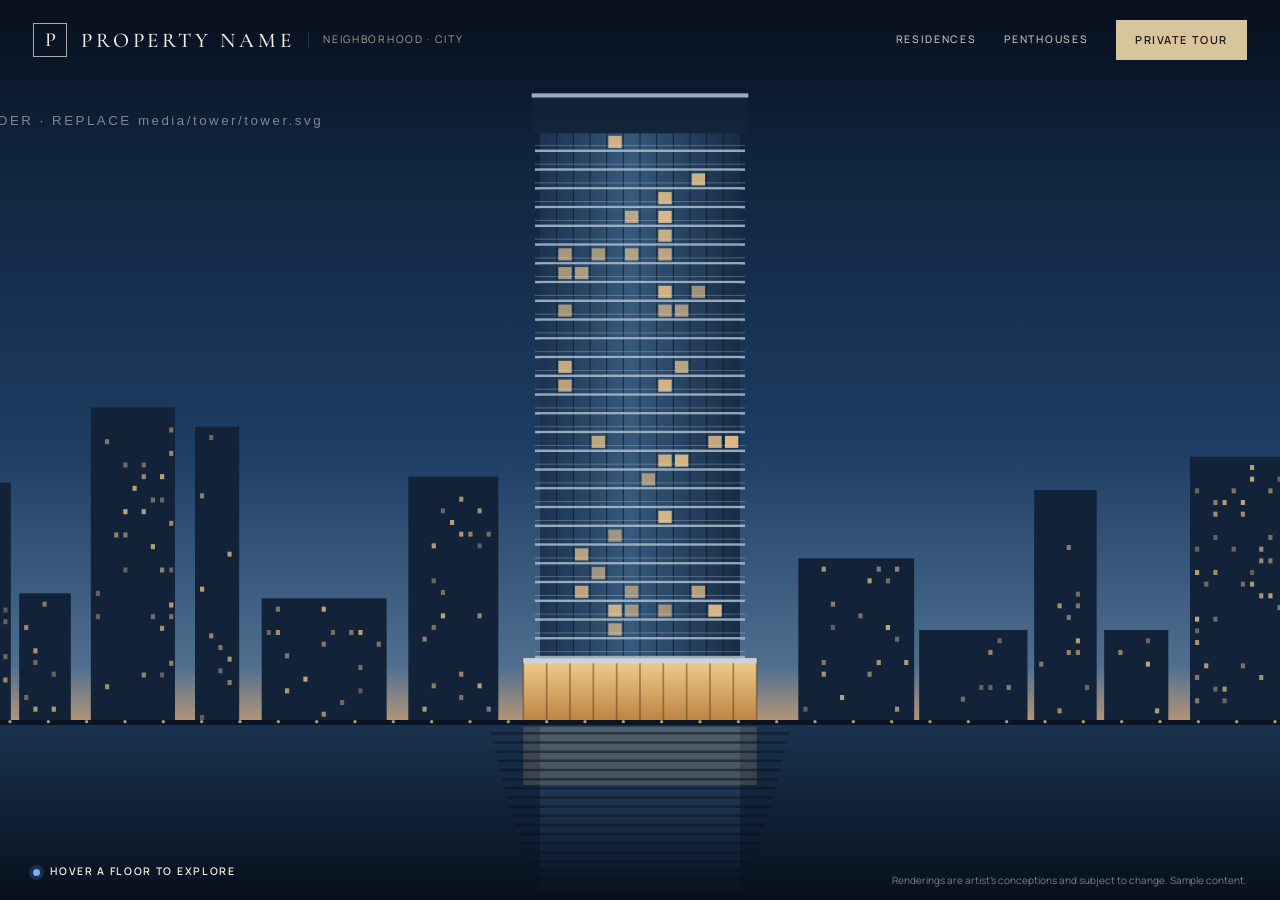
<file: index.html>
<!doctype html>
<html lang="en">
<head>
  <meta charset="utf-8">
  <meta name="viewport" content="width=device-width, initial-scale=1, viewport-fit=cover">
  <title>Residences</title>
  <meta name="description" content="Explore the residences floor by floor.">
  <meta name="theme-color" content="#0a0f1a">
  <link rel="preconnect" href="https://fonts.googleapis.com">
  <link rel="preconnect" href="https://fonts.gstatic.com" crossorigin>
  <link rel="stylesheet" href="https://fonts.googleapis.com/css2?family=Cormorant+Garamond:wght@400;500;600&family=Manrope:wght@400;500;600&display=swap">
  <link rel="stylesheet" href="css/styles.css">
</head>
<body>
  <header class="topbar">
    <a class="brand" href="#/" aria-label="Back to the tower">
      <span class="brand-mark" id="brandMark"></span>
      <span class="brand-name" id="brandName"></span>
      <span class="brand-loc" id="brandLoc"></span>
    </a>
    <nav class="nav" id="nav" aria-label="Main"></nav>
  </header>

  <main class="viewport" id="viewport" aria-live="polite"></main>

  <div class="scene-ui" id="ui"></div>

  <div class="floor-card" id="floorCard" hidden></div>

  <footer class="footline">
    <p class="hint" id="hint"><span class="hint-dot" aria-hidden="true"></span><span id="hintText"></span></p>
    <p class="legal" id="legal"></p>
  </footer>

  <div class="loading-bar" id="loadingBar" aria-hidden="true"></div>
  <div class="calib" id="calib" hidden></div>

  <dialog class="lead" id="lead" aria-labelledby="leadTitle">
    <form class="lead-form" id="leadForm">
      <button class="lead-close" type="button" id="leadClose" aria-label="Close">&times;</button>
      <p class="eyebrow" id="leadEyebrow"></p>
      <h2 class="lead-title" id="leadTitle"></h2>
      <div class="lead-fields">
        <label>Name<input name="name" autocomplete="name" required></label>
        <label>Email<input name="email" type="email" autocomplete="email" required></label>
        <label>Phone<input name="phone" type="tel" autocomplete="tel"></label>
        <label>Message<textarea name="message" rows="3"></textarea></label>
        <input type="hidden" name="interest">
      </div>
      <p class="lead-status" id="leadStatus" role="status"></p>
      <button class="btn btn-solid lead-submit" type="submit">Send request</button>
    </form>
  </dialog>

  <script src="data/property.js"></script>
  <script src="js/app.js"></script>
</body>
</html>
</file>
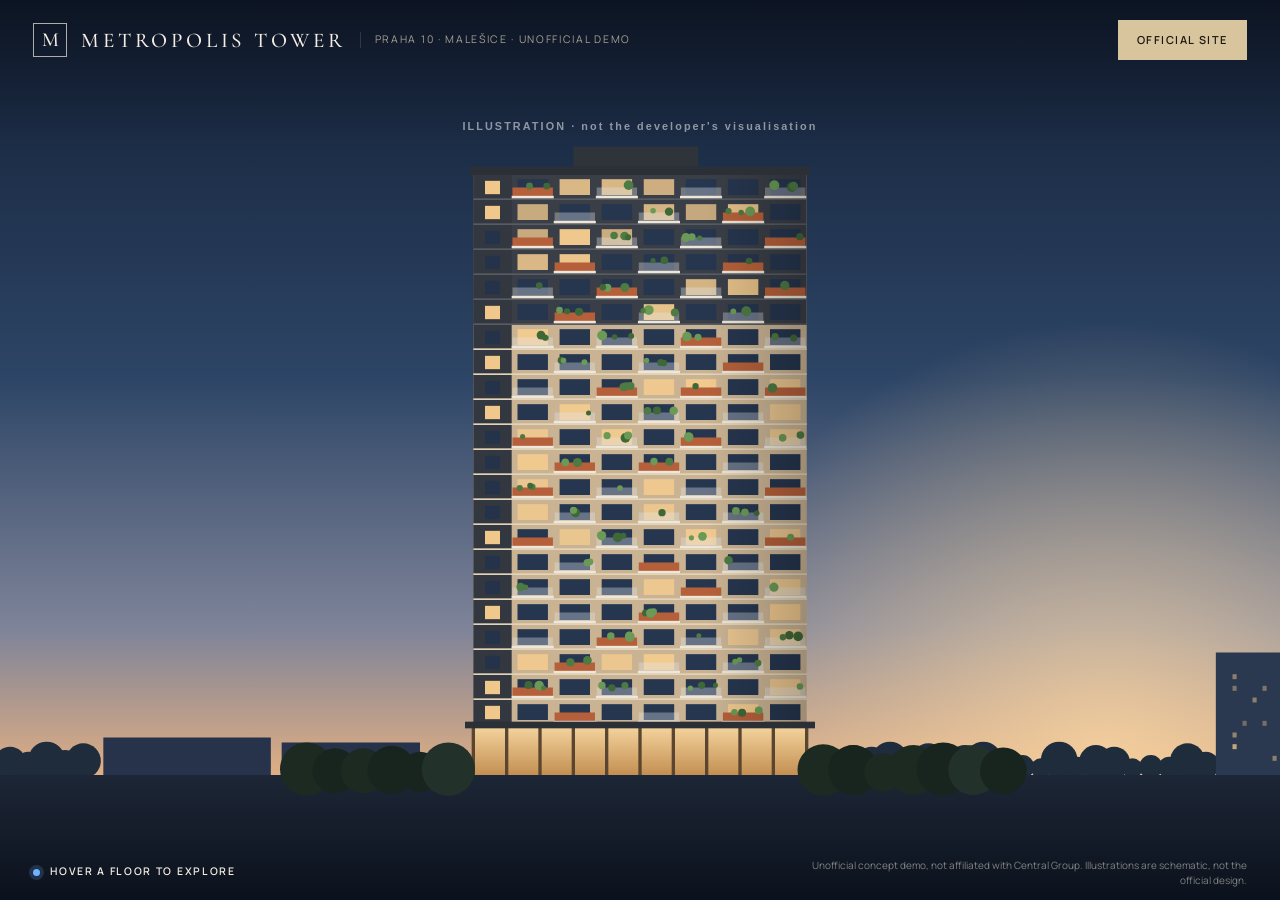
<file: metropolis/index.html>
<!doctype html>
<html lang="en">
<head>
  <meta charset="utf-8">
  <meta name="viewport" content="width=device-width, initial-scale=1, viewport-fit=cover">
  <title>Metropolis Tower (unofficial demo)</title>
  <meta name="description" content="Unofficial demo: explore Metropolis Tower floor by floor, built from the developer's public price list.">
  <meta name="robots" content="noindex">
  <meta name="theme-color" content="#0a0f1a">
  <link rel="preconnect" href="https://fonts.googleapis.com">
  <link rel="preconnect" href="https://fonts.gstatic.com" crossorigin>
  <link rel="stylesheet" href="https://fonts.googleapis.com/css2?family=Cormorant+Garamond:wght@400;500;600&family=Manrope:wght@400;500;600;700&display=swap">
  <link rel="stylesheet" href="../css/styles.css">
</head>
<body>
  <header class="topbar">
    <a class="brand" href="#/" aria-label="Back to the tower">
      <span class="brand-mark" id="brandMark"></span>
      <span class="brand-name" id="brandName"></span>
      <span class="brand-loc" id="brandLoc"></span>
    </a>
    <nav class="nav" id="nav" aria-label="Main"></nav>
  </header>

  <main class="viewport" id="viewport" aria-live="polite"></main>

  <div class="scene-ui" id="ui"></div>

  <div class="floor-card" id="floorCard" hidden></div>

  <footer class="footline">
    <p class="hint" id="hint"><span class="hint-dot" aria-hidden="true"></span><span id="hintText"></span></p>
    <p class="legal" id="legal"></p>
  </footer>

  <div class="loading-bar" id="loadingBar" aria-hidden="true"></div>
  <div class="calib" id="calib" hidden></div>

  <dialog class="lead" id="lead" aria-labelledby="leadTitle">
    <form class="lead-form" id="leadForm">
      <button class="lead-close" type="button" id="leadClose" aria-label="Close">&times;</button>
      <p class="eyebrow" id="leadEyebrow"></p>
      <h2 class="lead-title" id="leadTitle"></h2>
      <div class="lead-fields">
        <label>Name<input name="name" autocomplete="name" required></label>
        <label>Email<input name="email" type="email" autocomplete="email" required></label>
        <label>Phone<input name="phone" type="tel" autocomplete="tel"></label>
        <label>Message<textarea name="message" rows="3"></textarea></label>
        <input type="hidden" name="interest">
      </div>
      <p class="lead-status" id="leadStatus" role="status"></p>
      <button class="btn btn-solid lead-submit" type="submit">Send request</button>
    </form>
  </dialog>

  <script src="property.js"></script>
  <script src="../js/app.js"></script>
</body>
</html>
</file>
<file: css/styles.css>
:root {
  --ink: #0a0f1a;
  --panel: rgba(9, 13, 22, 0.86);
  --ivory: #f3ede3;
  --muted: #a8a194;
  --line: rgba(243, 237, 227, 0.14);
  --sand: #d9c59d;
  --sand-hover: #e8d6b1;
  --sand-ink: #1c170f;
  --spot: #3b82f0;
  --ok: #a9c9a0;
  --warn: #e0bf7a;
  --sold: #d39c8f;
  --serif: "Cormorant Garamond", Georgia, "Times New Roman", serif;
  --sans: "Manrope", system-ui, -apple-system, "Segoe UI", sans-serif;
  --ease: cubic-bezier(0.2, 0.7, 0.2, 1);
  --pad: clamp(16px, 2.6vw, 36px);
}

*, *::before, *::after { box-sizing: border-box; }
[hidden] { display: none !important; }

html, body { height: 100%; }
body {
  margin: 0;
  overflow: hidden;
  background: var(--ink);
  color: var(--ivory);
  font: 400 14px/1.5 var(--sans);
  -webkit-font-smoothing: antialiased;
}
a { color: inherit; text-decoration: none; }
button { font: inherit; color: inherit; }
:focus-visible { outline: 2px solid var(--sand); outline-offset: 3px; }

.eyebrow {
  margin: 0;
  font-size: 10px;
  font-weight: 600;
  letter-spacing: 0.18em;
  text-transform: uppercase;
  color: var(--muted);
}

.is-available { color: var(--ok); }
.is-reserved { color: var(--warn); }
.is-sold { color: var(--sold); }
.is-upcoming { color: var(--muted); }

/* ------------------------------------------------------------ buttons */

.btn {
  display: inline-flex;
  align-items: center;
  justify-content: center;
  gap: 8px;
  min-height: 40px;
  padding: 0 18px;
  border: 1px solid transparent;
  font-size: 11px;
  font-weight: 600;
  letter-spacing: 0.14em;
  text-transform: uppercase;
  text-align: center;
  cursor: pointer;
  transition: background-color 0.2s, border-color 0.2s, color 0.2s;
}
.btn-solid { background: var(--sand); color: var(--sand-ink); }
.btn-solid:hover { background: var(--sand-hover); }
.btn-solid:disabled { opacity: 0.6; cursor: default; }
.btn-ghost {
  background: rgba(9, 13, 22, 0.55);
  border-color: rgba(243, 237, 227, 0.3);
  -webkit-backdrop-filter: blur(8px);
  backdrop-filter: blur(8px);
}
.btn-ghost:hover { border-color: rgba(243, 237, 227, 0.65); }

/* ------------------------------------------------------------ header & footer */

.topbar {
  position: fixed;
  z-index: 20;
  top: 0;
  left: 0;
  right: 0;
  display: flex;
  align-items: center;
  justify-content: space-between;
  gap: 24px;
  padding: 20px var(--pad);
  pointer-events: none;
}
.topbar > * { pointer-events: auto; }

.brand { display: flex; align-items: center; gap: 14px; min-width: 0; }
.brand-mark {
  flex: none;
  display: grid;
  place-items: center;
  width: 34px;
  height: 34px;
  border: 1px solid rgba(243, 237, 227, 0.7);
  font: 500 20px/1 var(--serif);
}
.brand-mark.has-logo { border: 0; }
.brand-mark img { max-width: 100%; max-height: 100%; }
.brand-name {
  font: 500 21px/1 var(--serif);
  letter-spacing: 0.18em;
  text-transform: uppercase;
  white-space: nowrap;
}
.brand-loc {
  padding-left: 14px;
  border-left: 1px solid var(--line);
  font-size: 10.5px;
  letter-spacing: 0.16em;
  text-transform: uppercase;
  color: var(--muted);
  white-space: nowrap;
}

.nav { display: flex; align-items: center; gap: 28px; }
.nav-link {
  font-size: 10.5px;
  font-weight: 500;
  letter-spacing: 0.16em;
  text-transform: uppercase;
  color: rgba(243, 237, 227, 0.8);
  transition: color 0.2s;
}
.nav-link:hover { color: var(--ivory); }

.footline {
  position: fixed;
  z-index: 10;
  left: 0;
  right: 0;
  bottom: 0;
  display: flex;
  align-items: flex-end;
  justify-content: space-between;
  gap: 24px;
  padding: 0 var(--pad) 12px;
  pointer-events: none;
}
.hint {
  display: flex;
  align-items: center;
  gap: 10px;
  margin: 0 0 8px;
  font-size: 10.5px;
  font-weight: 600;
  letter-spacing: 0.16em;
  text-transform: uppercase;
}
.hint-dot {
  width: 7px;
  height: 7px;
  border-radius: 50%;
  background: #6fb2ff;
  box-shadow: 0 0 0 4px rgba(111, 178, 255, 0.18);
}
.legal {
  margin: 0 0 0 auto;
  max-width: 440px;
  font-size: 10px;
  text-align: right;
  color: rgba(243, 237, 227, 0.5);
}

/* ------------------------------------------------------------ scene layers */

.viewport {
  position: fixed;
  inset: 0;
  overflow: hidden;
  background: radial-gradient(ellipse at 42% 50%, #16223a, var(--ink) 75%);
}
.layer { position: absolute; }
.layer-img {
  display: block;
  width: 100%;
  height: 100%;
  user-select: none;
  -webkit-user-select: none;
  -webkit-user-drag: none;
}
.layer--clip { z-index: 2; object-fit: cover; background: transparent; }
.layer.is-inset .layer-img {
  -webkit-mask-image: radial-gradient(closest-side, #000 82%, transparent);
  mask-image: radial-gradient(closest-side, #000 82%, transparent);
}
.layer--tower::after,
.layer--room::after {
  content: "";
  position: absolute;
  inset: 0;
  pointer-events: none;
}
.layer--tower::after {
  background: linear-gradient(to bottom, rgba(6, 9, 15, 0.45), transparent 16%);
}
.layer--room::after {
  background:
    linear-gradient(to top, rgba(6, 9, 15, 0.75), transparent 34%),
    linear-gradient(to bottom, rgba(6, 9, 15, 0.45), transparent 18%);
}

/* tower floors */
.floors { position: absolute; inset: 0; width: 100%; height: 100%; z-index: 1; }
.floor {
  fill: rgba(0, 0, 0, 0);
  stroke: none;
  cursor: pointer;
  outline: none;
  transition: fill 0.15s;
}
.floor.is-active,
.floor:focus-visible {
  fill: rgba(247, 224, 176, 0.26);
  stroke: rgba(255, 241, 214, 0.95);
  stroke-width: 1.5;
  vector-effect: non-scaling-stroke;
}
.floor.is-sold.is-active { fill: rgba(225, 205, 195, 0.16); }
.floor.is-closed { cursor: default; }
.floor.is-closed.is-active { fill: rgba(243, 237, 227, 0.08); stroke: rgba(243, 237, 227, 0.45); }
.is-calibrating .floor {
  stroke: rgba(127, 224, 255, 0.55);
  stroke-width: 1;
  vector-effect: non-scaling-stroke;
}
.floor-num { fill: #7fe0ff; font: 600 13px var(--sans); pointer-events: none; }

/* floor card */
.floor-card {
  position: fixed;
  z-index: 15;
  top: 0;
  left: 0;
  display: flex;
  align-items: flex-start;
  gap: 16px;
  width: max-content;
  min-width: 236px;
  max-width: 300px;
  padding: 14px 18px 16px;
  background: rgba(8, 12, 20, 0.9);
  border: 1px solid var(--line);
  -webkit-backdrop-filter: blur(10px);
  backdrop-filter: blur(10px);
  pointer-events: none;
  transition: transform 0.18s var(--ease);
}
.floor-card.no-anim { transition: none; }
.floor-card.is-pinned { pointer-events: auto; }
.floor-card::before {
  content: "";
  position: absolute;
  top: var(--ly, 50%);
  width: var(--gap, 48px);
  height: 1px;
  background: rgba(243, 237, 227, 0.75);
}
.floor-card[data-side="right"]::before { right: 100%; }
.floor-card[data-side="left"]::before { left: 100%; }
.floor-card[data-side="above"]::before,
.floor-card[data-side="below"]::before { display: none; }
.fc-floor {
  display: flex;
  flex-direction: column;
  align-items: center;
  padding-right: 16px;
  border-right: 1px solid var(--line);
}
.fc-floor span { font-size: 9px; letter-spacing: 0.2em; text-transform: uppercase; color: var(--muted); }
.fc-floor b { font: 500 40px/1 var(--serif); }
.fc-name { margin: 0; font: 500 22px/1.1 var(--serif); }
.fc-meta { margin: 4px 0 10px; font-size: 12px; color: var(--muted); }
.fc-status {
  display: inline-block;
  margin: 0;
  padding: 4px 8px;
  border: 1px solid currentColor;
  font-size: 10px;
  font-weight: 600;
  letter-spacing: 0.12em;
  text-transform: uppercase;
}
.fc-go { display: none; }
.is-pinned .fc-go { display: inline-flex; margin-top: 12px; min-height: 36px; padding: 0 12px; }

/* plan hotspots */
.hotspots { position: absolute; inset: 0; z-index: 1; }
.hotspot {
  position: absolute;
  display: flex;
  align-items: center;
  gap: 8px;
  transform: translate(-12px, -12px);
}
.hotspot-dot {
  flex: none;
  display: grid;
  place-items: center;
  width: 24px;
  height: 24px;
  border: 2px solid #fff;
  border-radius: 50%;
  background: rgba(59, 130, 240, 0.25);
  box-shadow: 0 2px 10px rgba(0, 0, 0, 0.35);
  transition: background-color 0.2s, transform 0.2s var(--ease);
}
.hotspot-dot::after {
  content: "";
  width: 8px;
  height: 8px;
  border-radius: 50%;
  background: var(--spot);
}
.hotspot-label {
  padding: 5px 9px;
  background: rgba(8, 12, 20, 0.88);
  border: 1px solid var(--line);
  font-size: 10px;
  font-weight: 600;
  letter-spacing: 0.14em;
  text-transform: uppercase;
  white-space: nowrap;
  opacity: 0;
  transform: translateX(-4px);
  transition: opacity 0.2s, transform 0.2s var(--ease);
}
.hotspot:hover .hotspot-dot,
.hotspot:focus-visible .hotspot-dot,
.hotspot.is-lit .hotspot-dot { background: var(--sand); transform: scale(1.12); }
.hotspot:hover .hotspot-label,
.hotspot:focus-visible .hotspot-label,
.hotspot.is-lit .hotspot-label { opacity: 1; transform: none; }

/* plan apartments */
.apts { position: absolute; inset: 0; width: 100%; height: 100%; z-index: 1; }
.apt { cursor: pointer; outline: none; }
.apt polygon {
  fill: rgba(150, 196, 140, 0.5);
  stroke: #2c313b;
  stroke-width: 3;
  stroke-linejoin: round;
  transition: fill 0.15s;
}
.apt.is-reserved polygon { fill: rgba(224, 191, 122, 0.5); }
.apt.is-sold polygon { fill: rgba(112, 106, 98, 0.42); }
.apt:hover polygon,
.apt:focus-visible polygon,
.apt.is-lit polygon { fill: rgba(217, 197, 157, 0.9); }
.apt.is-selected polygon { fill: var(--sand); stroke: #1c170f; stroke-width: 6; }
.apt text { fill: #1c170f; text-anchor: middle; pointer-events: none; }
.apt-num { font: 700 22px var(--sans); }
.apt-layout { font: 500 18px var(--sans); opacity: 0.7; }
.apt.is-sold text { opacity: 0.5; }

/* ------------------------------------------------------------ scene UI */

.scene-ui {
  position: fixed;
  inset: 0;
  z-index: 12;
  pointer-events: none;
  transition: opacity 0.3s;
}
.scene-ui.is-hidden { opacity: 0; }
.scene-ui.is-hidden * { pointer-events: none !important; }

.panel {
  position: absolute;
  top: 50%;
  right: var(--pad);
  width: clamp(300px, 26vw, 380px);
  max-height: calc(100% - 150px);
  overflow-y: auto;
  scrollbar-width: thin;
  scrollbar-color: rgba(243, 237, 227, 0.25) transparent;
  padding: 26px 26px 22px;
  background: var(--panel);
  border: 1px solid var(--line);
  -webkit-backdrop-filter: blur(14px);
  backdrop-filter: blur(14px);
  transform: translateY(-50%);
  pointer-events: auto;
}
.panel-title { margin: 8px 0 18px; font: 500 38px/1.05 var(--serif); }
.stats {
  display: grid;
  grid-template-columns: repeat(3, 1fr);
  border-top: 1px solid var(--line);
  border-bottom: 1px solid var(--line);
}
.stats div { padding: 12px 0 12px 14px; border-left: 1px solid var(--line); }
.stats div:first-child { padding-left: 0; border-left: 0; }
.stats b { display: block; font: 500 25px/1.1 var(--serif); }
.stats span { font-size: 9.5px; letter-spacing: 0.16em; text-transform: uppercase; color: var(--muted); }
.price { margin: 18px 0 8px; font: 500 30px/1 var(--serif); }
.price span {
  margin-right: 8px;
  font: 600 10px var(--sans);
  letter-spacing: 0.16em;
  text-transform: uppercase;
  color: var(--muted);
  vertical-align: middle;
}
.desc { margin: 0 0 18px; font-size: 13px; line-height: 1.65; color: rgba(243, 237, 227, 0.78); }
.room-list { list-style: none; margin: 0 0 20px; padding: 0; border-top: 1px solid var(--line); }
.room-list a {
  display: flex;
  align-items: center;
  gap: 10px;
  padding: 11px 0;
  border-bottom: 1px solid var(--line);
  font-size: 13px;
  transition: color 0.2s, padding-left 0.2s var(--ease);
}
.room-list a:hover,
.room-list a:focus-visible { padding-left: 4px; color: #fff; }
.room-dot { width: 6px; height: 6px; border-radius: 50%; background: var(--spot); }
.room-arrow { margin-left: auto; color: var(--muted); transition: transform 0.2s var(--ease), color 0.2s; }
.room-list a:hover .room-arrow { transform: translateX(3px); color: var(--ivory); }
.actions { display: grid; grid-template-columns: 1fr 1fr; gap: 10px; }
.actions .btn { padding: 0 10px; line-height: 1.25; }

.apt-list { list-style: none; margin: 0 0 20px; padding: 0; border-top: 1px solid var(--line); }
.apt-list a {
  display: grid;
  grid-template-columns: 50px 42px 1fr auto;
  align-items: baseline;
  gap: 8px;
  padding: 9px 0;
  border-bottom: 1px solid var(--line);
  font-size: 12.5px;
  transition: color 0.2s, padding-left 0.2s var(--ease);
}
.apt-list a:hover,
.apt-list a:focus-visible { padding-left: 4px; color: #fff; }
.apt-list b { font-weight: 600; }
.apt-meta { color: var(--muted); }
.apt-end { text-align: right; font-variant-numeric: tabular-nums; }
.apt-end.is-available { color: var(--ivory); }
.facts { margin: 16px 0; }
.facts div { display: flex; justify-content: space-between; gap: 12px; padding: 9px 0; border-bottom: 1px solid var(--line); font-size: 13px; }
.facts dt { color: var(--muted); }
.facts dd { margin: 0; text-align: right; }
.source { margin: 14px 0 0; font-size: 10.5px; line-height: 1.5; color: rgba(243, 237, 227, 0.45); }

.room-bar {
  position: absolute;
  left: var(--pad);
  right: var(--pad);
  bottom: 40px;
  display: flex;
  align-items: flex-end;
  gap: 24px;
  pointer-events: auto;
}
.room-caption .eyebrow { color: rgba(243, 237, 227, 0.78); }
.room-title { margin: 6px 0 0; font: 500 clamp(30px, 3.4vw, 46px)/1 var(--serif); }
.room-tabs { display: flex; gap: 6px; margin-left: auto; }
.room-tabs a {
  padding: 10px 14px;
  background: rgba(8, 12, 20, 0.7);
  border: 1px solid var(--line);
  font-size: 10.5px;
  font-weight: 600;
  letter-spacing: 0.14em;
  text-transform: uppercase;
  white-space: nowrap;
  -webkit-backdrop-filter: blur(8px);
  backdrop-filter: blur(8px);
  transition: border-color 0.2s;
}
.room-tabs a:hover { border-color: rgba(243, 237, 227, 0.5); }
.room-tabs a[aria-current="page"] { background: var(--ivory); color: var(--sand-ink); border-color: var(--ivory); }

/* ------------------------------------------------------------ loading, calibration */

.loading-bar {
  position: fixed;
  z-index: 30;
  top: 0;
  left: 0;
  width: 100%;
  height: 2px;
  background: linear-gradient(90deg, transparent, var(--sand), transparent) no-repeat;
  background-size: 40% 100%;
  opacity: 0;
  transition: opacity 0.2s;
}
.loading-bar.is-on { opacity: 1; animation: loading 1.1s linear infinite; }
@keyframes loading { from { background-position: -40% 0; } to { background-position: 140% 0; } }

.calib {
  position: fixed;
  z-index: 40;
  top: 80px;
  left: 50%;
  padding: 6px 12px;
  background: #06202b;
  border: 1px solid #1d5a6e;
  color: #7fe0ff;
  font: 600 12px/1.4 ui-monospace, Consolas, monospace;
  transform: translateX(-50%);
  pointer-events: none;
}

/* ------------------------------------------------------------ lead dialog */

.lead {
  width: min(440px, calc(100vw - 32px));
  padding: 0;
  background: #0d1220;
  border: 1px solid var(--line);
  color: var(--ivory);
}
.lead::backdrop { background: rgba(4, 6, 12, 0.72); -webkit-backdrop-filter: blur(4px); backdrop-filter: blur(4px); }
.lead-form { position: relative; padding: 28px; }
.lead-close {
  position: absolute;
  top: 10px;
  right: 12px;
  width: 36px;
  height: 36px;
  border: 0;
  background: none;
  font-size: 24px;
  line-height: 1;
  color: var(--muted);
  cursor: pointer;
}
.lead-close:hover { color: var(--ivory); }
.lead-title { margin: 6px 0 18px; font: 500 30px/1.1 var(--serif); }
.lead-fields { display: grid; gap: 12px; }
.lead-fields label {
  display: grid;
  gap: 6px;
  font-size: 10px;
  font-weight: 600;
  letter-spacing: 0.14em;
  text-transform: uppercase;
  color: var(--muted);
}
.lead input,
.lead textarea {
  width: 100%;
  padding: 11px 12px;
  background: rgba(255, 255, 255, 0.04);
  border: 1px solid var(--line);
  border-radius: 0;
  color: var(--ivory);
  font: 400 14px/1.4 var(--sans);
  letter-spacing: 0;
  text-transform: none;
  resize: vertical;
}
.lead input:focus,
.lead textarea:focus { outline: none; border-color: var(--sand); }
.lead-status { min-height: 20px; margin: 14px 0 6px; font-size: 13px; }
.lead-status.is-ok { color: var(--ok); }
.lead-status.is-error { color: var(--sold); }
.lead-submit { width: 100%; }

/* ------------------------------------------------------------ touch & small screens */

@media (hover: none) {
  .hotspot-label { opacity: 1; transform: none; }
}

@media (max-width: 899px), (orientation: portrait) {
  .topbar { padding: 14px 16px; }
  .brand { gap: 10px; }
  .brand-mark { width: 30px; height: 30px; font-size: 18px; }
  .brand-name { font-size: 16px; letter-spacing: 0.14em; overflow: hidden; text-overflow: ellipsis; }
  .brand-loc, .nav-link { display: none; }
  .nav-cta { min-height: 34px; padding: 0 12px; font-size: 10px; }

  .footline { flex-direction: column; align-items: flex-start; gap: 4px; padding: 0 16px 10px; }
  .legal { margin: 0; max-width: none; font-size: 9px; text-align: left; }

  .panel {
    top: auto;
    left: 0;
    right: 0;
    bottom: 0;
    width: auto;
    max-height: 44%;
    padding: 20px 16px 24px;
    border-width: 1px 0 0;
    transform: none;
  }
  .panel-title { margin-bottom: 12px; font-size: 30px; }
  .price { margin-top: 14px; font-size: 26px; }

  .room-bar { left: 16px; right: 16px; bottom: 36px; flex-wrap: wrap; gap: 12px; }
  .room-caption { order: -1; flex-basis: 100%; }
  .room-tabs { flex: 1; min-width: 0; margin-left: 0; overflow-x: auto; scrollbar-width: none; }
  .room-tabs::-webkit-scrollbar { display: none; }
  .room-tabs a { padding: 10px 12px; }

  .floor-card { min-width: 0; max-width: calc(100vw - 32px); }
  .apt-layout { display: none; }
}

@media (prefers-reduced-motion: reduce) {
  *, *::before, *::after { transition-duration: 0.01ms !important; animation-duration: 0.01ms !important; }
}
</file>
